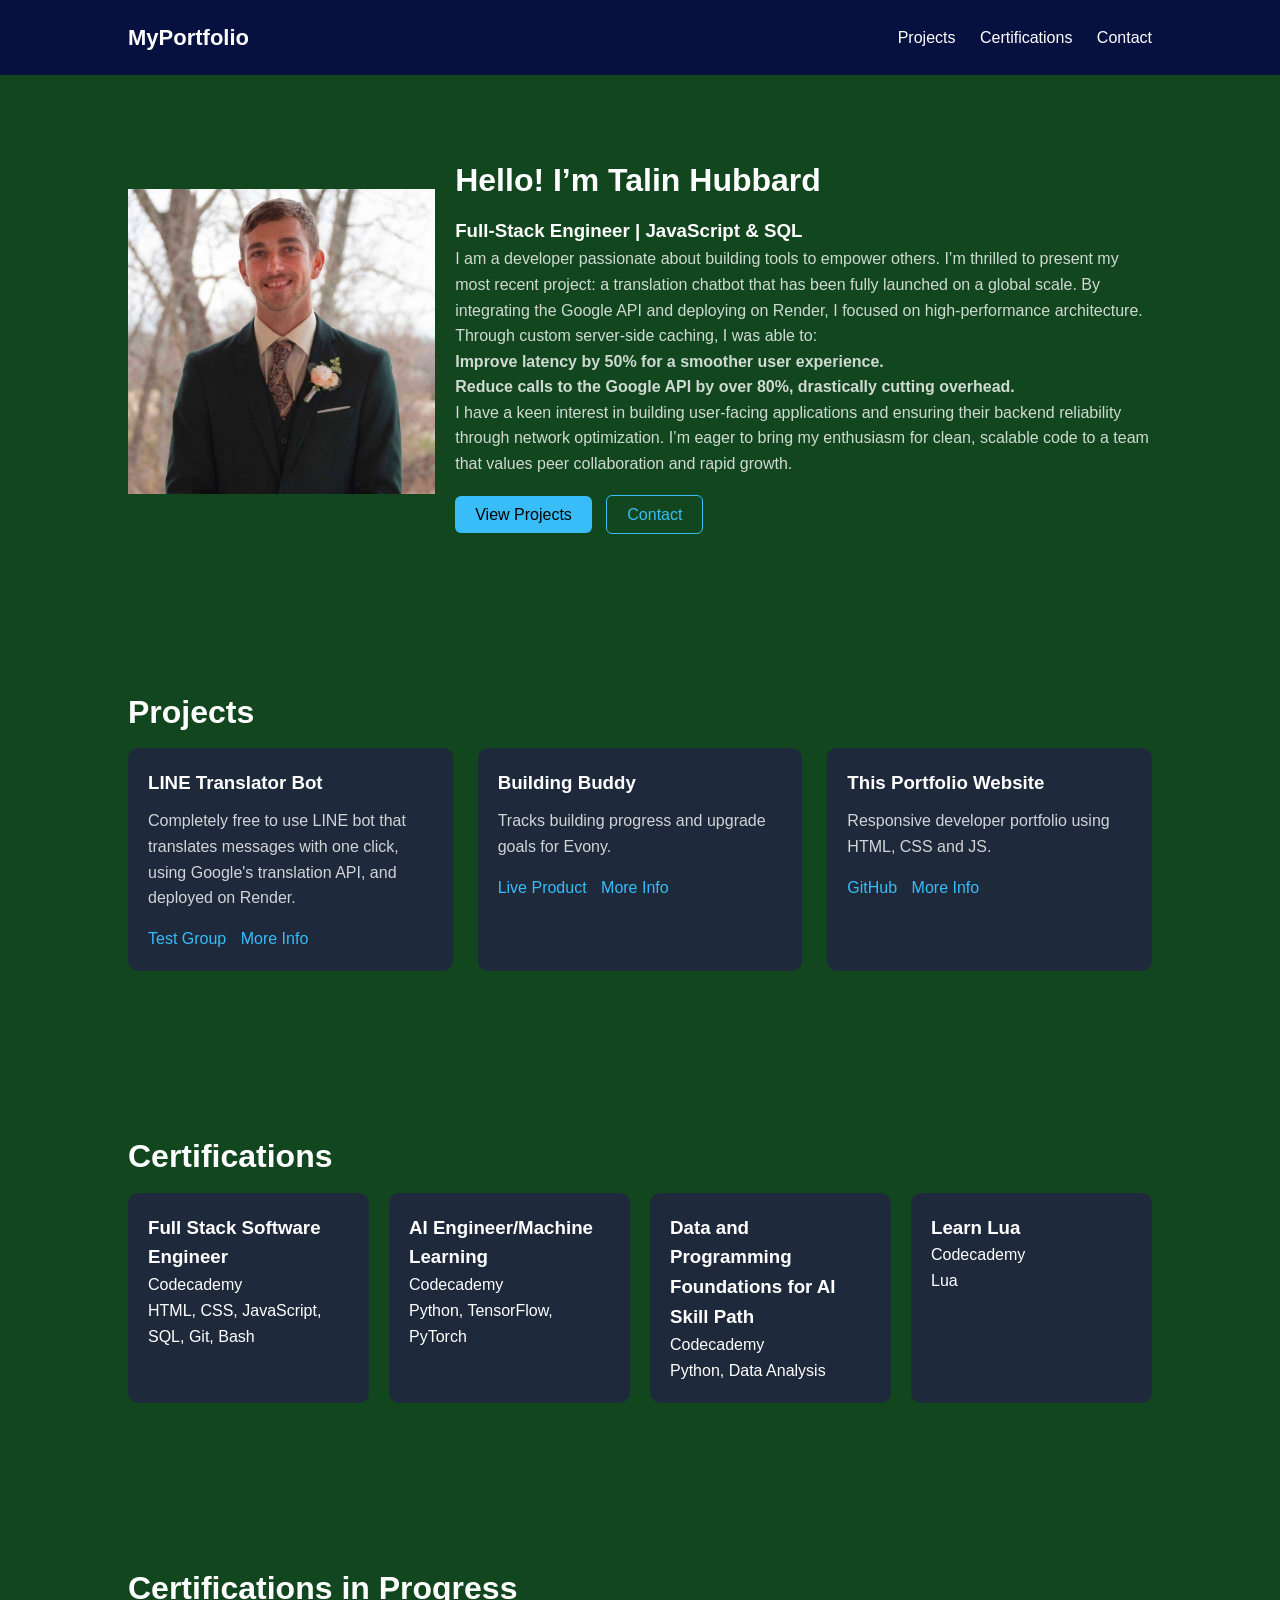
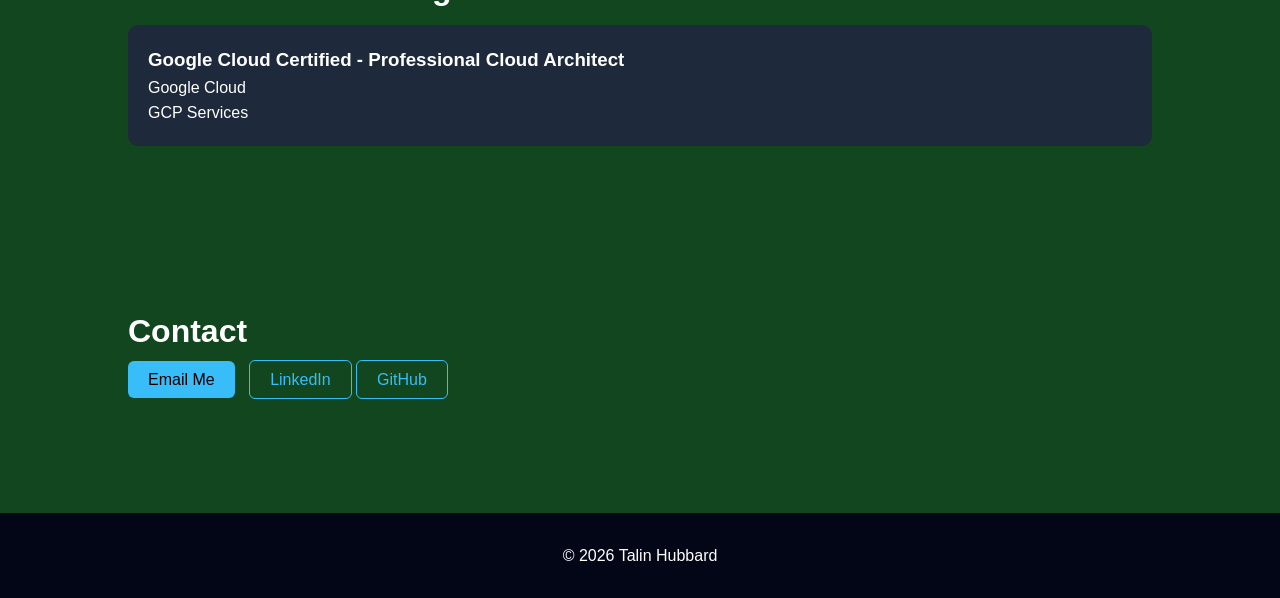
<file: index.html>
<!DOCTYPE html>
<html lang="en">
<head>
<meta charset="UTF-8">
<meta name="viewport" content="width=device-width, initial-scale=1.0">
<title>Talin Hubbard</title>
<link rel="stylesheet" href="style.css">
<link rel="icon" href="pictures\favicon.ico" />
</head>

<body>

<header>
    <h1 class="logo">MyPortfolio</h1>

    <nav>
        <a href="#projects">Projects</a>
        <a href="#certifications">Certifications</a>
        <a href="#contact">Contact</a>
    </nav>
</header>

<section class="hero">
    <img src="pictures\profile.jpg" alt="profile picture">
    <div class="hero-text">
      <h2>Hello! I’m Talin Hubbard</h2>
      <h3>Full-Stack Engineer | JavaScript & SQL</h3>
      <p>I am a developer passionate about building tools to empower others. I’m thrilled to present my most recent project: a translation chatbot that has been fully launched on a global scale.
        By integrating the Google API and deploying on Render, I focused on high-performance architecture. Through custom server-side caching, I was able to:
      
      <p><strong>Improve latency by 50% for a smoother user experience.</strong></p>
      <p><strong>Reduce calls to the Google API by over 80%, drastically cutting overhead.</strong></p>
      <p>I have a keen interest in building user-facing applications and ensuring their backend reliability through network optimization. I’m eager to bring my enthusiasm for clean, scalable code to a team that values peer collaboration and rapid growth.</p>

      <div class="hero-buttons">
        <a href="#projects" class="btn">View Projects</a>
        <a href="#contact" class="btn-outline">Contact</a>
      </div>
    </div>
</section>

<section id="projects">
    <h2>Projects</h2>

    <div id="project-container" class="project-grid"></div>

</section>

<section id="certifications">
    <h2>Certifications</h2>

    <div class="cert-grid">

        <div class="cert-card">
            <h3>Full Stack Software Engineer</h3>
            <p>Codecademy</p>
            <p>HTML, CSS, JavaScript, SQL, Git, Bash</p>
        </div>

        <div class="cert-card">
            <h3>AI Engineer/Machine Learning</h3>
            <p>Codecademy</p>
            <p>Python, TensorFlow, PyTorch</p>
        </div>

        <div class="cert-card">
            <h3>Data and Programming Foundations for AI Skill Path</h3>
            <p>Codecademy</p>
            <p>Python, Data Analysis</p>
        </div>

        <div class="cert-card">
            <h3>Learn Lua</h3>
            <p>Codecademy</p>
            <p>Lua</p>
        </div>

    </div>
</section>

<section id="future-certs">
    <h2>Certifications in Progress</h2>
      <div class="cert-grid">

        <div class="cert-card">
            <h3>Google Cloud Certified - Professional Cloud Architect</h3>
            <p>Google Cloud</p>
            <p>GCP Services</p>
        </div>

</section>

<section id="contact">
    <h2>Contact</h2>
    <div class="contact-buttons">
        <a href="mailto:Talin0018@gmail.com" class="btn">Email Me</a>
        <a href="https://www.linkedin.com/in/talin-hubbard/" class="btn-outline">LinkedIn</a>
        <a href="https://www.github.com/TalinHubb" class="btn-outline">GitHub</a>
    </div>

</section>

<footer>
    <p>© 2026 Talin Hubbard</p>
</footer>

<script src="script.js"></script>

</body>
</html>
</file>
<file: style.css>
*{
margin:0;
padding:0;
box-sizing:border-box;
font-family:Arial, Helvetica, sans-serif;
}

body{
background:#12461e;
color:white;
line-height:1.6;
}

header{
display:flex;
justify-content:space-between;
align-items:center;
padding:20px 10%;
background:#061140;
position:sticky;
top:0;
z-index: 1000;
}

.logo{
font-size:22px;
font-weight:bold;
}

nav a{
margin-left:20px;
text-decoration:none;
color:white;
}

.hero img{
max-width:30%;
height:auto;
}

.hero{
display:flex;
width:100%;
align-items:center;
gap:20px;
}

.text-content{
    flex: 1;
}

.hero h2{
margin-bottom:10px;
}

.hero p{
opacity:.8;
}

.hero-buttons{
margin-top:25px;
}

.btn{
background:#38bdf8;
color:black;
padding:10px 20px;
border-radius:6px;
text-decoration:none;
margin-right:10px;
}

.btn-outline{
border:1px solid #38bdf8;
padding:10px 20px;
border-radius:6px;
text-decoration:none;
color:#38bdf8;
}

section{
padding:80px 10%;
}

h2{
margin-bottom:10px;
font-size:32px;
}

.project-grid{
display:grid;
grid-template-columns:repeat(auto-fit,minmax(260px,1fr));
gap:25px;
}

.project-card{
background:#1e293b;
padding:20px;
border-radius:10px;
transition:.25s;
}

.project-card:hover{
transform:translateY(-6px);
}

.project-card h3{
margin-bottom:10px;
}

.project-card p{
opacity:.8;
margin-bottom:15px;
}

.project-links a{
margin-right:10px;
text-decoration:none;
color:#38bdf8;
}

.cert-grid{
display:grid;
grid-template-columns:repeat(auto-fit,minmax(220px,1fr));
gap:20px;
}

.cert-card{
background:#1e293b;
padding:20px;
border-radius:10px;
}

footer{
text-align:center;
padding:30px;
background:#020617;
margin-top:40px;
}

@media (max-width: 500px) {
    .hero {
        flex-direction: column;
        text-align: center;
    }

    .hero img {
        max-width: 200px;
        margin-bottom: 20px;
    }
}

.project-hero {
    display: flex;
    align-items: center;
    justify-content: space-between;
    gap: 40px;
    padding: 80px 10%;
}

.hero-text {
    flex: 1;
}

.hero-image img {
    width: 260px;
    border-radius: 20px;
}

.content {
    padding: 40px 10%;
}

.feature-group {
    display: grid;
    grid-template-columns: 1fr 1fr;
    gap: 40px;
    padding: 60px 10%;
}

.feature-block {
    display: flex;
    flex-direction: column;
    text-align: center;
    gap: 15px;
    background: #1e293b;
    padding: 20px;
    border-radius: 10px;
}

.feature-block img {
    display:block;
    margin: 10px auto 0;
    width: 80%;
    max-width: 150px;
    height: auto;
    object-fit: contain;
    border-radius: 12px;
}

.info-grid {
    display: grid;
    grid-template-columns: 1fr 1fr;
    gap: 40px;
    padding: 60px 10%;
}

.info-block {
    background: #1e293b;
    padding: 20px;
    border-radius: 10px;
}

/* tighten spacing inside */
.info-block h2 {
    margin-bottom: 10px;
}

.info-block ul {
    padding-left: 20px;
}

/* back button spacing */
.back-link {
    text-align: center;
    margin: 40px 0;
}

.back-link a {
    color: #38f845;
    text-decoration: none;
}

.back-link a:visited {
    color: #38f845;
}

.back-link a:hover {
    color: #bacc2e;
}

/* 📱 Mobile */
@media (max-width: 500px) {
    .project-hero,
    .feature-block {
        flex-direction: column;
        text-align: center;
    }

    .feature-group {
        grid-template-columns: 1fr;
        gap: 30px;
    }

    .feature-block img {
        max-height: 80%;
        width: auto;
    }

    .hero-image img {
        max-width: 80%;
        height: auto;
    }

    .info-grid {
        grid-template-columns: 1fr;
    }
}

.lightbox {
    display: none;
    position: fixed;
    inset: 0;
    background: rgba(0,0,0,0.85);
    justify-content: center;
    align-items: center;
    z-index: 9999;
    padding: 20px;
}

.lightbox img {
    max-width: 90%;
    max-height: 90%;
    border-radius: 10px;
    transform: scale(0.9);
    transition: 0.2s ease;
    box-shadow: 0 10px 40px rgba(0,0,0,0.6);
}

/* show state */
.lightbox.show {
    display: flex;
}
</file>
